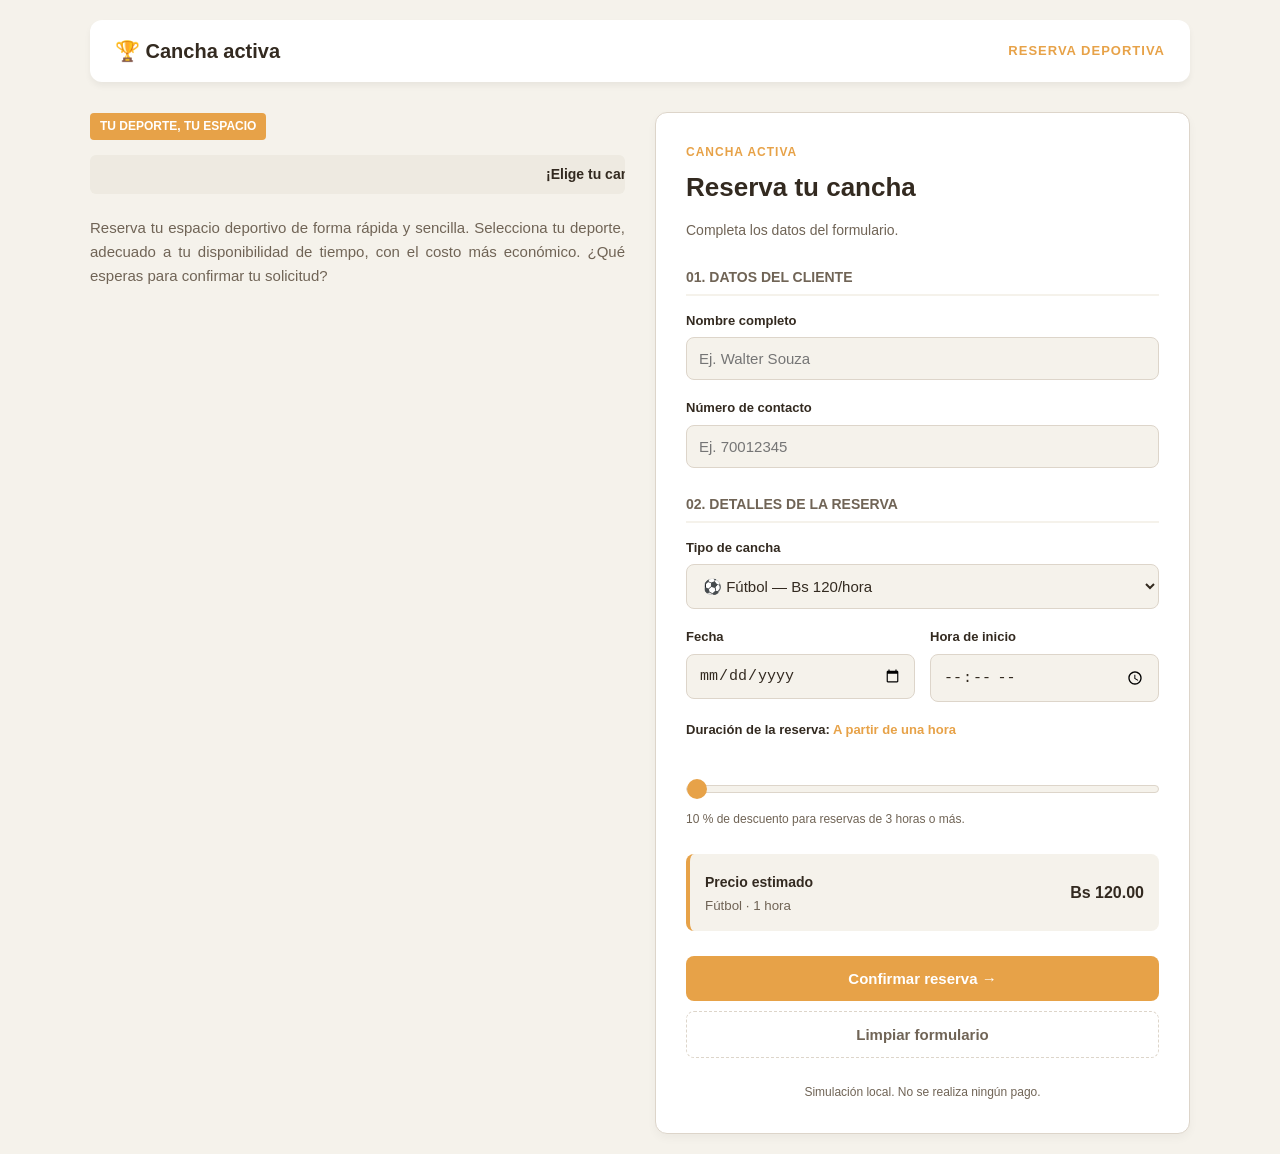
<file: index.html>
<!DOCTYPE html>
<html lang="es">
<head>
  <meta charset="UTF-8">
  <meta name="viewport" content="width=device-width, initial-scale=1.0">
  <title>Cancha Activa — Reserva deportiva</title>
  <link rel="stylesheet" href="style.css">
</head>
<body>

  <header>
    <div class="logo">🏆 Cancha activa</div>
    <h4 class="estado">Reserva deportiva</h4>
  </header>

  <main class="container">
    <section>
      <span class="etiqueta">TU DEPORTE, TU ESPACIO</span>
      <marquee>¡Elige tu cancha y disfruta tu deporte!</marquee>
      <p class="descripcion">
        Reserva tu espacio deportivo de forma rápida y sencilla. Selecciona tu deporte, 
        adecuado a tu disponibilidad de tiempo, con el costo más económico. 
        ¿Qué esperas para confirmar tu solicitud?
      </p>
    </section>

    <section class="panel">
      <span class="subtitulo">CANCHA ACTIVA</span>
      <h2>Reserva tu cancha</h2>
      <p class="texto-secundario">Completa los datos del formulario.</p>

      <form id="formulario">
        <h3>01. Datos del cliente</h3>
        
        <div class="grupo">
          <label for="nombre">Nombre completo</label>
          <input type="text" id="nombre" placeholder="Ej. Walter Souza" minlength="3" maxlength="80" required>
        </div>

        <div class="grupo">
          <label for="telefono">Número de contacto</label>
          <input type="tel" id="telefono" placeholder="Ej. 70012345" pattern="[0-9 +()-]{7,20}" maxlength="20" required>
        </div>

        <h3>02. Detalles de la reserva</h3>
        
        <div class="grupo">
          <label for="deporte">Tipo de cancha</label>
          <select id="deporte" required>
            <option value="futbol">⚽ Fútbol — Bs 120/hora</option>
            <option value="basquetbol">🏀 Básquetbol — Bs 70/hora</option>
            <option value="voleibol">🏐 Voleibol — Bs 60/hora</option>
          </select>
        </div>

        <div class="fila">
          <div class="grupo">
            <label for="fecha">Fecha</label>
            <input type="date" id="fecha" required>
          </div>
          <div class="grupo">
            <label for="hora">Hora de inicio</label>
            <input type="time" id="hora" required>
          </div>
        </div>

        <div class="grupo">
          <label for="duracion">
            Duración de la reserva: <strong id="textoDuracion"> Apartir de una hora</strong>
          </label>
          <div class="range-contenedor">
            <output id="burbujaDuracion" class="burbuja">Hrs.</output>
            <input type="range" id="duracion" name="duracion" min="1" max="12" value="1" step="1">
          </div>
          <small class="ayuda">10 % de descuento para reservas de 3 horas o más.</small>
        </div>

        <div class="precio">
          <div>
            <strong style="font-size:14px">Precio estimado</strong>
            <small id="detalle">Fútbol · 1 hora</small>
          </div>
          <strong id="precio">Bs 120,00</strong>
        </div>

        <button type="submit" class="principal">Confirmar reserva →</button>
        <button type="reset" class="secundario">Limpiar formulario</button>
        
        <p class="nota">Simulación local. No se realiza ningún pago.</p>
      </form>
    </section>

    <section class="panel" id="seccionResumen" hidden>
      <span class="subtitulo">CANCHA ACTIVA</span>
      <h2>Resumen de la reserva</h2>
      <p class="texto-secundario">Revisa los datos de tu solicitud.</p>

      <div class="confirmacion" id="confirmacion" hidden>
        <strong>✓ ¡Reserva registrada!</strong>
        <p>La solicitud se registró en esta página.</p>
      </div>

      <div class="resumen-deporte">
        <span class="emoji" id="rEmoji">⚽</span>
        <div>
          <strong id="rDeporte">Fútbol</strong>
          <small>Cancha deportiva</small>
        </div>
      </div>

      <div class="datos">
        <div class="dato">
          <span>Cliente</span>
          <strong id="rNombre"></strong>
        </div>
        <div class="dato">
          <span>Contacto</span>
          <strong id="rTelefono"></strong>
        </div>
        <div class="dato">
          <span>Fecha</span>
          <strong id="rFecha"></strong>
        </div>
        <div class="dato">
          <span>Horario</span>
          <strong id="rHorario"></strong>
        </div>
        <div class="dato">
          <span>Duración</span>
          <strong id="rDuracion"></strong>
        </div>
      </div>

      <div class="desglose">
        <div>
          <span>Costo original</span>
          <strong id="rOriginal"></strong>
        </div>
        <div>
          <span>Descuento del 10 %</span>
          <strong id="rDescuento"></strong>
        </div>
      </div>

      <div class="total">
        <span>Total a pagar</span>
        <strong id="rTotal"></strong>
      </div>

      <button type="button" class="principal" id="nuevaReserva">+ Nueva reserva</button>
    </section>
  </main>

  <script src="script.js"></script>
</body>
</html>
</file>
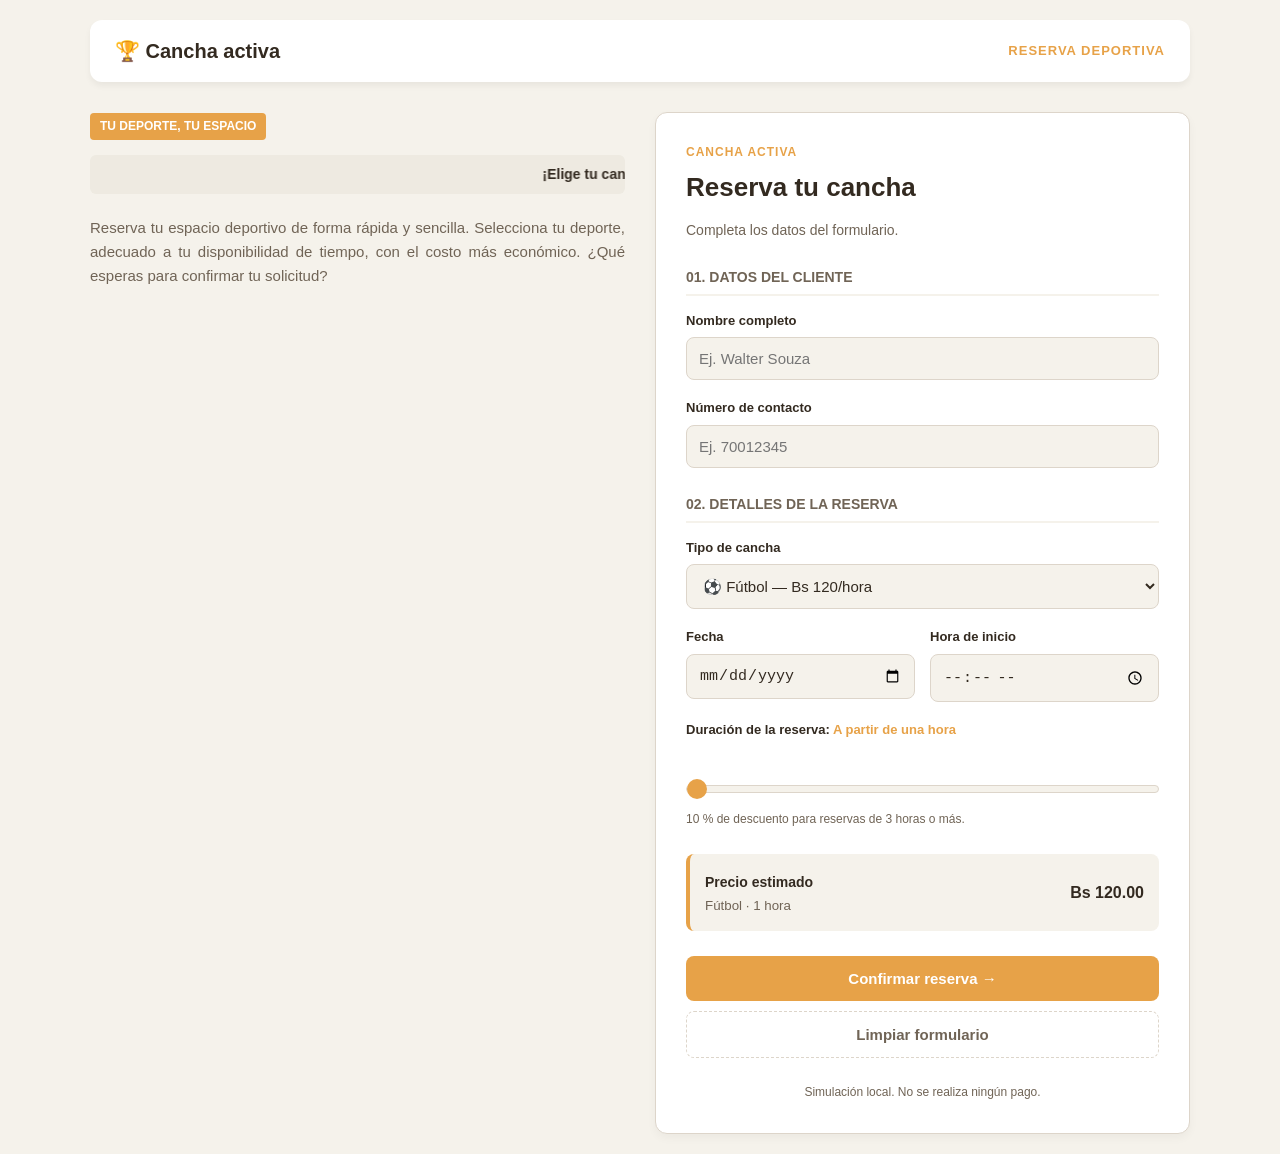
<file: sistema.html>
<!DOCTYPE html>
<html lang="es">
<head>
  <meta charset="UTF-8">
  <meta name="viewport" content="width=device-width, initial-scale=1.0">
  <title>Cancha Activa — Reserva deportiva</title>
  <link rel="stylesheet" href="style.css">
</head>
<body>

  <header>
    <div class="logo">🏆 Cancha activa</div>
    <h4 class="estado">Reserva deportiva</h4>
  </header>

  <main class="container">
    <section>
      <span class="etiqueta">TU DEPORTE, TU ESPACIO</span>
      <marquee>¡Elige tu cancha y disfruta tu deporte!</marquee>
      <p class="descripcion">
        Reserva tu espacio deportivo de forma rápida y sencilla. Selecciona tu deporte, 
        adecuado a tu disponibilidad de tiempo, con el costo más económico. 
        ¿Qué esperas para confirmar tu solicitud?
      </p>
    </section>

    <section class="panel">
      <span class="subtitulo">CANCHA ACTIVA</span>
      <h2>Reserva tu cancha</h2>
      <p class="texto-secundario">Completa los datos del formulario.</p>

      <form id="formulario">
        <h3>01. Datos del cliente</h3>
        
        <div class="grupo">
          <label for="nombre">Nombre completo</label>
          <input type="text" id="nombre" placeholder="Ej. Walter Souza" minlength="3" maxlength="80" required>
        </div>

        <div class="grupo">
          <label for="telefono">Número de contacto</label>
          <input type="tel" id="telefono" placeholder="Ej. 70012345" pattern="[0-9 +()-]{7,20}" maxlength="20" required>
        </div>

        <h3>02. Detalles de la reserva</h3>
        
        <div class="grupo">
          <label for="deporte">Tipo de cancha</label>
          <select id="deporte" required>
            <option value="futbol">⚽ Fútbol — Bs 120/hora</option>
            <option value="basquetbol">🏀 Básquetbol — Bs 70/hora</option>
            <option value="voleibol">🏐 Voleibol — Bs 60/hora</option>
          </select>
        </div>

        <div class="fila">
          <div class="grupo">
            <label for="fecha">Fecha</label>
            <input type="date" id="fecha" required>
          </div>
          <div class="grupo">
            <label for="hora">Hora de inicio</label>
            <input type="time" id="hora" required>
          </div>
        </div>

        <div class="grupo">
          <label for="duracion">
            Duración de la reserva: <strong id="textoDuracion"> Apartir de una hora</strong>
          </label>
          <div class="range-contenedor">
            <output id="burbujaDuracion" class="burbuja">Hrs.</output>
            <input type="range" id="duracion" name="duracion" min="1" max="12" value="1" step="1">
          </div>
          <small class="ayuda">10 % de descuento para reservas de 3 horas o más.</small>
        </div>

        <div class="precio">
          <div>
            <strong style="font-size:14px">Precio estimado</strong>
            <small id="detalle">Fútbol · 1 hora</small>
          </div>
          <strong id="precio">Bs 120,00</strong>
        </div>

        <button type="submit" class="principal">Confirmar reserva →</button>
        <button type="reset" class="secundario">Limpiar formulario</button>
        
        <p class="nota">Simulación local. No se realiza ningún pago.</p>
      </form>
    </section>

    <section class="panel" id="seccionResumen" hidden>
      <span class="subtitulo">CANCHA ACTIVA</span>
      <h2>Resumen de la reserva</h2>
      <p class="texto-secundario">Revisa los datos de tu solicitud.</p>

      <div class="confirmacion" id="confirmacion" hidden>
        <strong>✓ ¡Reserva registrada!</strong>
        <p>La solicitud se registró en esta página.</p>
      </div>

      <div class="resumen-deporte">
        <span class="emoji" id="rEmoji">⚽</span>
        <div>
          <strong id="rDeporte">Fútbol</strong>
          <small>Cancha deportiva</small>
        </div>
      </div>

      <div class="datos">
        <div class="dato">
          <span>Cliente</span>
          <strong id="rNombre"></strong>
        </div>
        <div class="dato">
          <span>Contacto</span>
          <strong id="rTelefono"></strong>
        </div>
        <div class="dato">
          <span>Fecha</span>
          <strong id="rFecha"></strong>
        </div>
        <div class="dato">
          <span>Horario</span>
          <strong id="rHorario"></strong>
        </div>
        <div class="dato">
          <span>Duración</span>
          <strong id="rDuracion"></strong>
        </div>
      </div>

      <div class="desglose">
        <div>
          <span>Costo original</span>
          <strong id="rOriginal"></strong>
        </div>
        <div>
          <span>Descuento del 10 %</span>
          <strong id="rDescuento"></strong>
        </div>
      </div>

      <div class="total">
        <span>Total a pagar</span>
        <strong id="rTotal"></strong>
      </div>

      <button type="button" class="principal" id="nuevaReserva">+ Nueva reserva</button>
    </section>
  </main>

  <script src="script.js"></script>
</body>
</html>
</file>
<file: style.css>
:root {
  --color-fondo: #f5f2eb;
  --color-panel: #ffffff;
  --color-primario: #e7a248;
  --color-primario-hover: #d28e34;
  --color-texto: #332a20;
  --color-texto-mutado: #706456;
  --color-borde: #ddd5ca;
  --color-verde: #2e7d32;
  --color-verde-fondo: #e8f5e9;
  --radio-borde: 12px;
  --fuente: Arial, Helvetica, sans-serif;
}

* {
  margin: 0;
  padding: 0;
  box-sizing: border-box;
}

body {
  font-family: var(--fuente);
  background-color: var(--color-fondo);
  color: var(--color-texto);
  line-height: 1.6;
  padding: 20px;
}

header {
  max-width: 1100px;
  margin: 0 auto 30px auto;
  display: flex;
  justify-content: space-between;
  align-items: center;
  background: var(--color-panel);
  padding: 15px 25px;
  border-radius: var(--radio-borde);
  box-shadow: 0 4px 6px rgba(0, 0, 0, 0.05);
}

header .logo {
  font-size: 20px;
  font-weight: bold;
  color: var(--color-texto);
}

header .estado {
  font-size: 13px;
  text-transform: uppercase;
  letter-spacing: 1px;
  color: var(--color-primario);
  font-weight: bold;
}

.container {
  max-width: 1100px;
  margin: 0 auto;
  display: grid;
  grid-template-columns: 1fr 1fr;
  gap: 30px;
  align-items: start;
}

.panel {
  background: var(--color-panel);
  padding: 30px;
  border-radius: var(--radio-borde);
  box-shadow: 0 4px 10px rgba(0, 0, 0, 0.04);
  border: 1px solid var(--color-borde);
}

.etiqueta {
  display: inline-block;
  font-size: 12px;
  font-weight: bold;
  background: var(--color-primario);
  color: #fff;
  padding: 4px 10px;
  border-radius: 4px;
  margin-bottom: 15px;
}

.subtitulo {
  display: block;
  font-size: 12px;
  font-weight: bold;
  color: var(--color-primario);
  text-transform: uppercase;
  letter-spacing: 1px;
  margin-bottom: 5px;
}

h2 {
  font-size: 26px;
  margin-bottom: 10px;
  color: var(--color-texto);
}

.descripcion {
  text-align: justify;
  color: var(--color-texto-mutado);
  margin-top: 15px;
  font-size: 15px;
}

.texto-secundario {
  color: var(--color-texto-mutado);
  font-size: 14px;
  margin-bottom: 25px;
}

marquee {
  background: #eeeae1;
  padding: 8px;
  border-radius: 6px;
  font-weight: bold;
  font-size: 14px;
}

form h3 {
  font-size: 14px;
  text-transform: uppercase;
  color: var(--color-texto-mutado);
  margin: 25px 0 15px 0;
  border-bottom: 2px solid var(--color-fondo);
  padding-bottom: 5px;
}

.grupo {
  margin-bottom: 18px;
  display: flex;
  flex-direction: column;
  gap: 6px;
}

.fila {
  display: grid;
  grid-template-columns: 1fr 1fr;
  gap: 15px;
}

label {
  font-size: 13px;
  font-weight: bold;
}

#textoDuracion {
  color: var(--color-primario);
}

input[type="text"],
input[type="tel"],
input[type="date"],
input[type="time"],
select {
  width: 100%;
  padding: 12px;
  font-size: 15px;
  border: 1px solid var(--color-borde);
  border-radius: 8px;
  background-color: var(--color-fondo);
  color: var(--color-texto);
  outline: none;
  transition: border-color 0.2s;
}

input:focus,
select:focus {
  border-color: var(--color-primario);
  background-color: #fff;
}

/* Contenedor y burbuja flotante para el input range */
.range-contenedor {
  position: relative;
  width: 100%;
  padding-top: 28px;
}

.burbuja {
  position: absolute;
  top: 0;
  left: 0;
  transform: translateX(-50%);
  background-color: var(--color-primario);
  color: #fff;
  font-size: 12px;
  font-weight: bold;
  padding: 3px 8px;
  border-radius: 6px;
  white-space: nowrap;
  pointer-events: none;
  opacity: 0;
  transition: opacity 0.2s ease;
}

.burbuja::after {
  content: "";
  position: absolute;
  top: 100%;
  left: 50%;
  margin-left: -5px;
  border-width: 5px;
  border-style: solid;
  border-color: var(--color-primario) transparent transparent transparent;
}

.range-contenedor:hover .burbuja,
input[type="range"]:active ~ .burbuja,
input[type="range"]:focus ~ .burbuja,
.burbuja.activa {
  opacity: 1;
}

/* Barra deslizante acorde a la paleta de colores */
input[type="range"] {
  -webkit-appearance: none;
  appearance: none;
  width: 100%;
  height: 8px;
  background: var(--color-fondo);
  border: 1px solid var(--color-borde);
  border-radius: 6px;
  outline: none;
  margin: 6px 0;
  cursor: pointer;
}

input[type="range"]::-webkit-slider-thumb {
  -webkit-appearance: none;
  appearance: none;
  width: 20px;
  height: 20px;
  border-radius: 50%;
  background: var(--color-primario);
  cursor: pointer;
  transition: background 0.2s, transform 0.1s;
}

input[type="range"]::-webkit-slider-thumb:hover {
  background: var(--color-primario-hover);
  transform: scale(1.1);
}

input[type="range"]::-moz-range-thumb {
  width: 20px;
  height: 20px;
  border: none;
  border-radius: 50%;
  background: var(--color-primario);
  cursor: pointer;
}

.ayuda {
  font-size: 12px;
  color: var(--color-texto-mutado);
  display: block;
  margin-top: 4px;
}

.nota {
  font-size: 12px;
  text-align: center;
  color: var(--color-texto-mutado);
  margin-top: 15px;
}

.precio {
  background: var(--color-fondo);
  padding: 15px;
  border-radius: 8px;
  display: flex;
  justify-content: space-between;
  align-items: center;
  margin: 25px 0;
  border-left: 4px solid var(--color-primario);
}

.precio small {
  display: block;
  color: var(--color-texto-mutado);
}

button {
  width: 100%;
  padding: 14px;
  font-size: 15px;
  font-weight: bold;
  border-radius: 8px;
  cursor: pointer;
  border: none;
  transition: all 0.2s;
  margin-bottom: 10px;
}

button.principal {
  background-color: var(--color-primario);
  color: #fff;
}

button.principal:hover {
  background-color: var(--color-primario-hover);
}

button.secundario {
  background-color: transparent;
  color: var(--color-texto-mutado);
  border: 1px dashed var(--color-borde);
}

button.secundario:hover {
  background-color: #fcefdc;
  color: var(--color-texto);
}

.confirmacion {
  background-color: var(--color-verde-fondo);
  color: var(--color-verde);
  padding: 15px;
  border-radius: 8px;
  margin-bottom: 20px;
  font-size: 14px;
}

.resumen-deporte {
  display: flex;
  align-items: center;
  gap: 15px;
  background: var(--color-fondo);
  padding: 15px;
  border-radius: 8px;
  margin-bottom: 20px;
}

.resumen-deporte .emoji {
  font-size: 28px;
}

.resumen-deporte small {
  color: var(--color-texto-mutado);
  display: block;
}

.datos {
  display: flex;
  flex-direction: column;
  gap: 12px;
  margin-bottom: 20px;
}

.dato {
  display: flex;
  justify-content: space-between;
  border-bottom: 1px solid var(--color-fondo);
  padding-bottom: 8px;
  font-size: 14px;
}

.dato span {
  color: var(--color-texto-mutado);
}

.desglose {
  background: var(--color-fondo);
  padding: 12px;
  border-radius: 8px;
  font-size: 13px;
  display: flex;
  flex-direction: column;
  gap: 6px;
  margin-bottom: 15px;
}

.desglose div {
  display: flex;
  justify-content: space-between;
}

.total {
  display: flex;
  justify-content: space-between;
  align-items: center;
  font-size: 18px;
  font-weight: bold;
  padding: 15px 0;
  border-top: 2px solid var(--color-borde);
  margin-bottom: 20px;
}

[hidden] {
  display: none !important;
}

@media (max-width: 768px) {
  body {
    padding: 10px;
  }

  header {
    flex-direction: column;
    gap: 10px;
    text-align: center;
    padding: 15px;
  }

  .container {
    grid-template-columns: 1fr;
    gap: 20px;
  }

  .panel {
    padding: 20px;
  }

  .fila {
    grid-template-columns: 1fr;
    gap: 0;
  }
}
</file>
